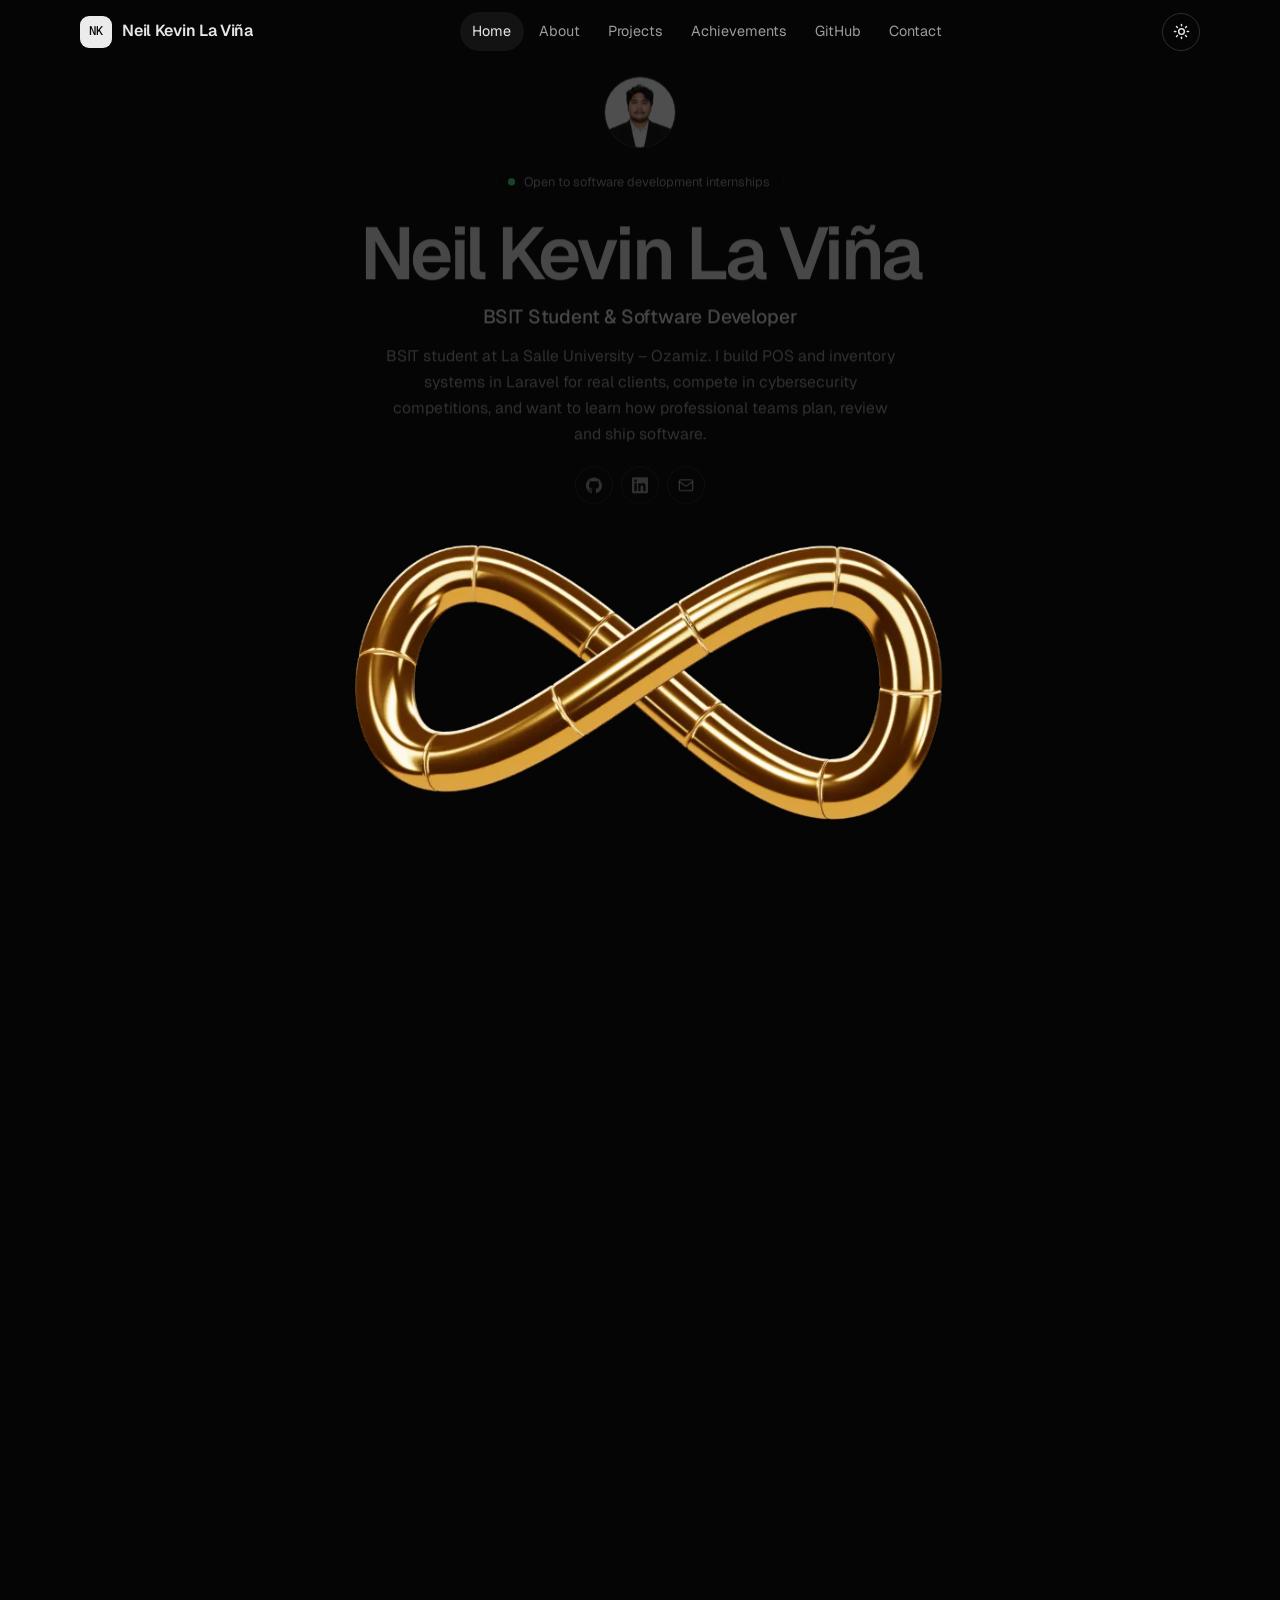
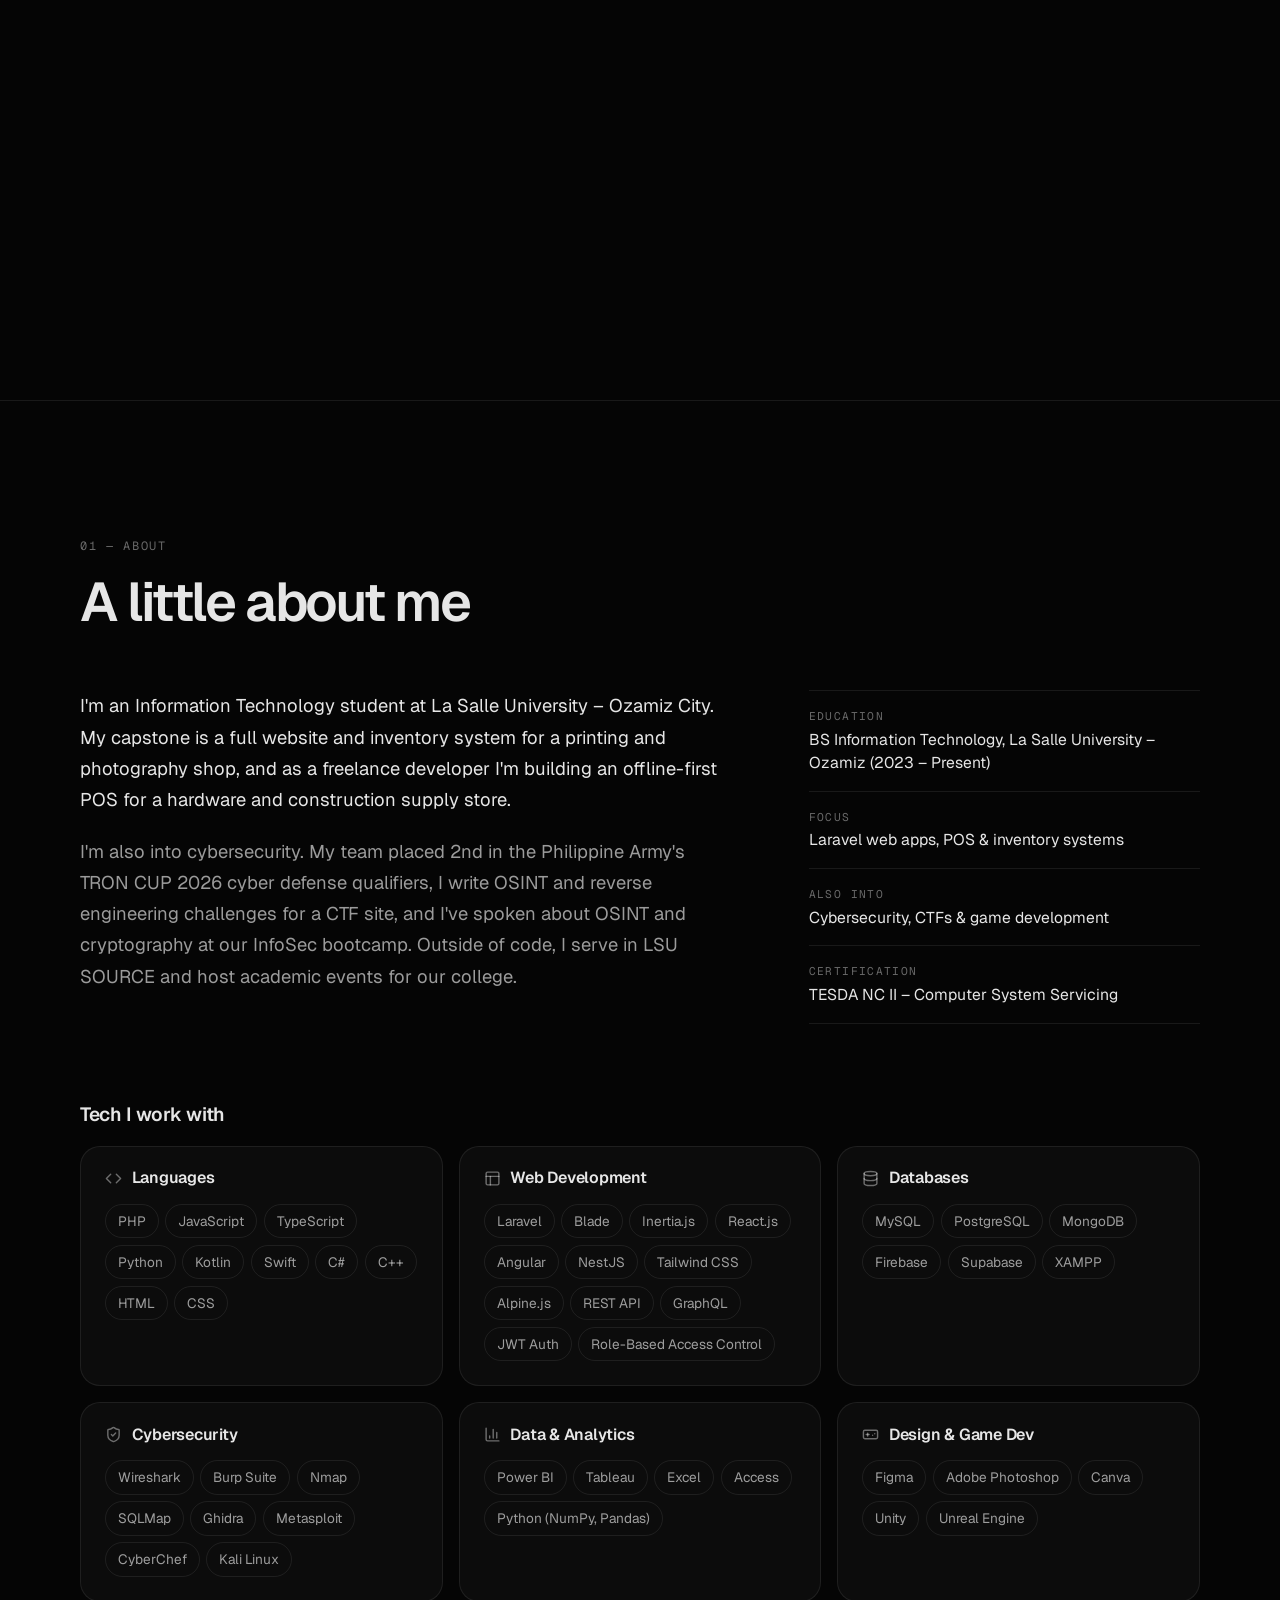
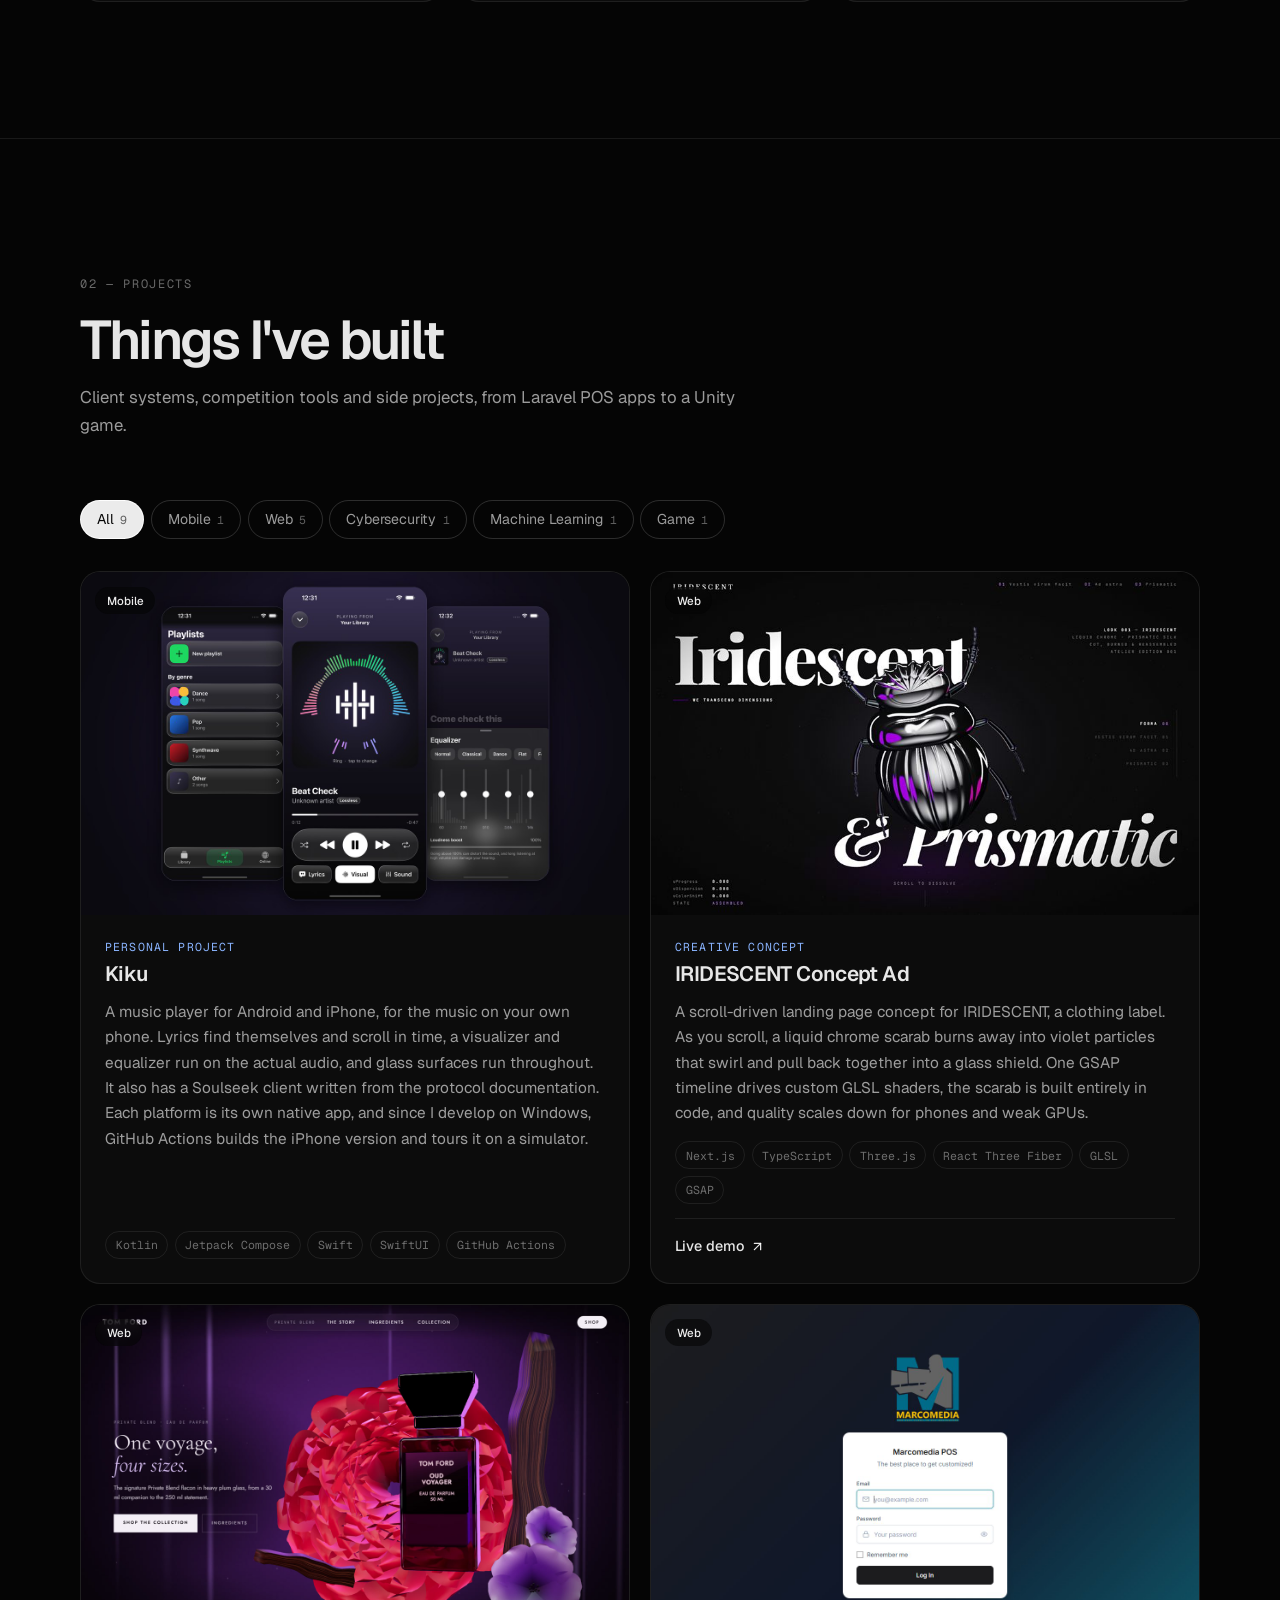
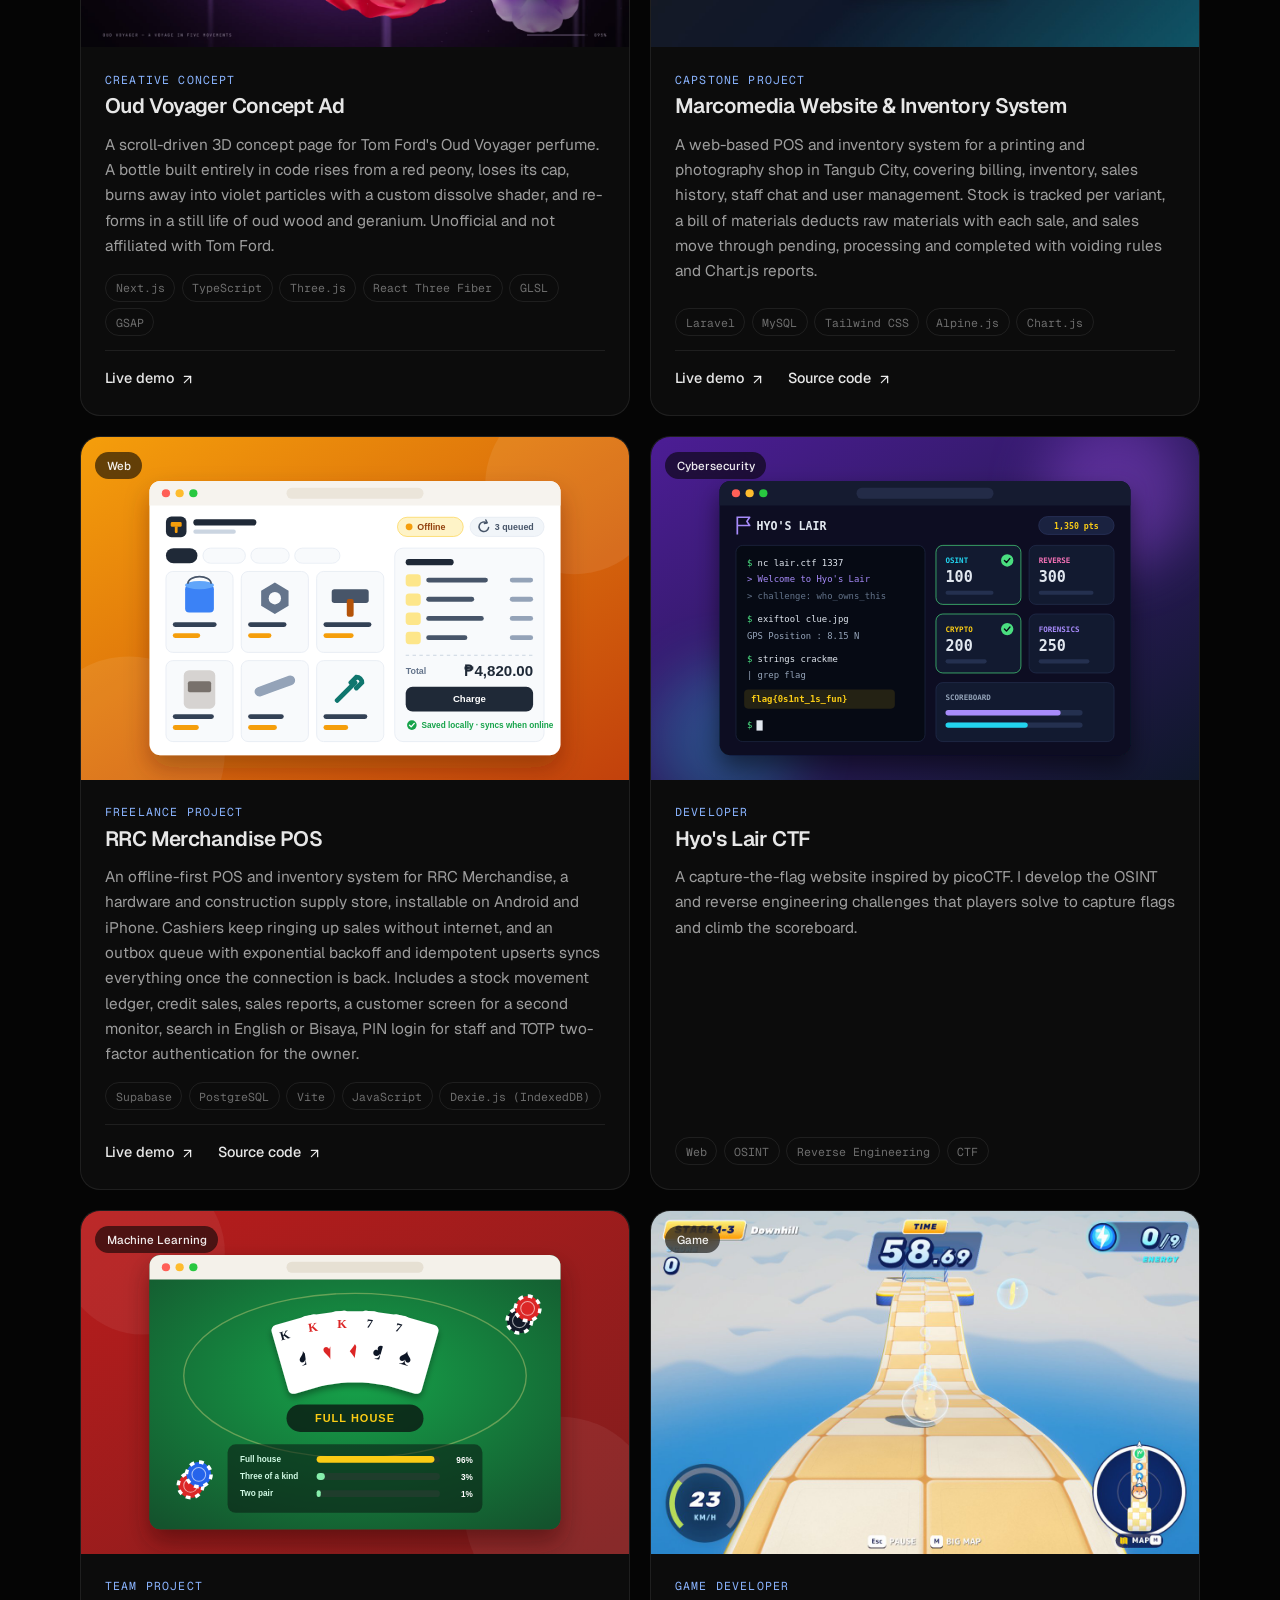
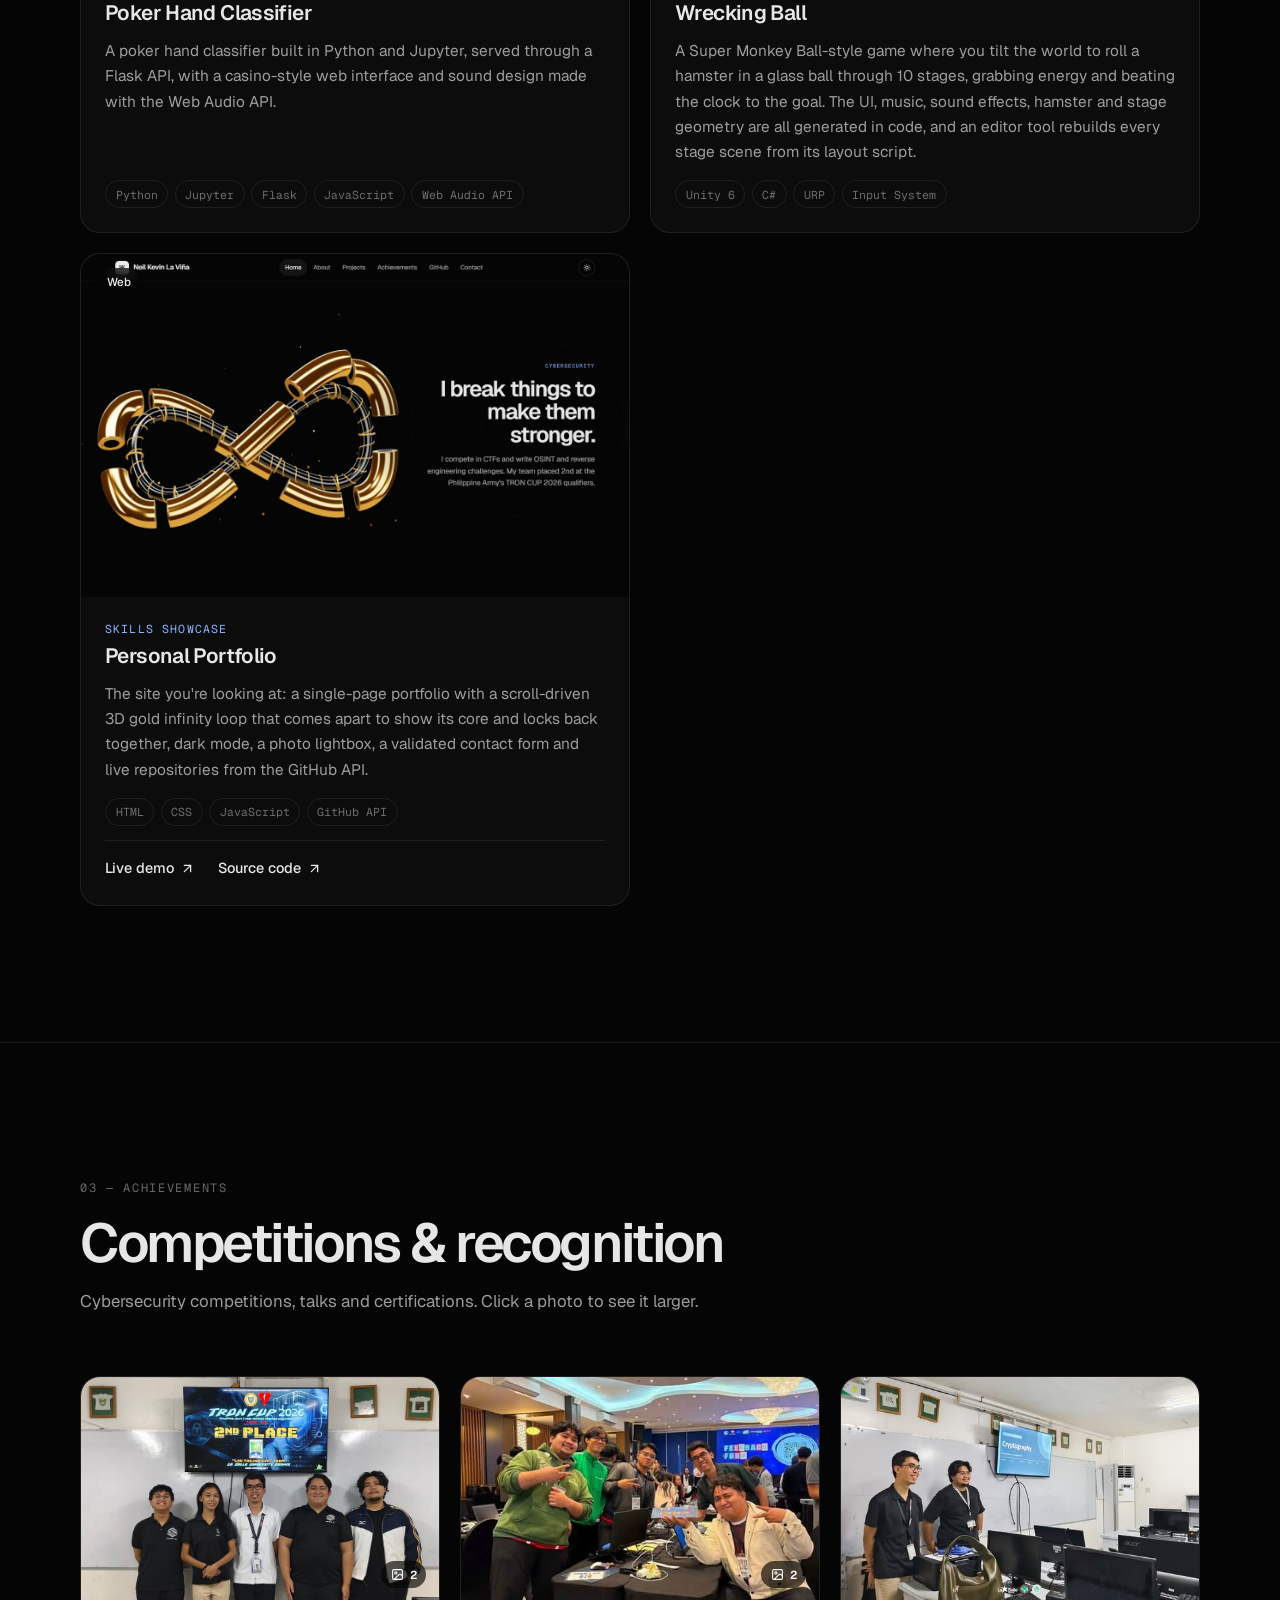
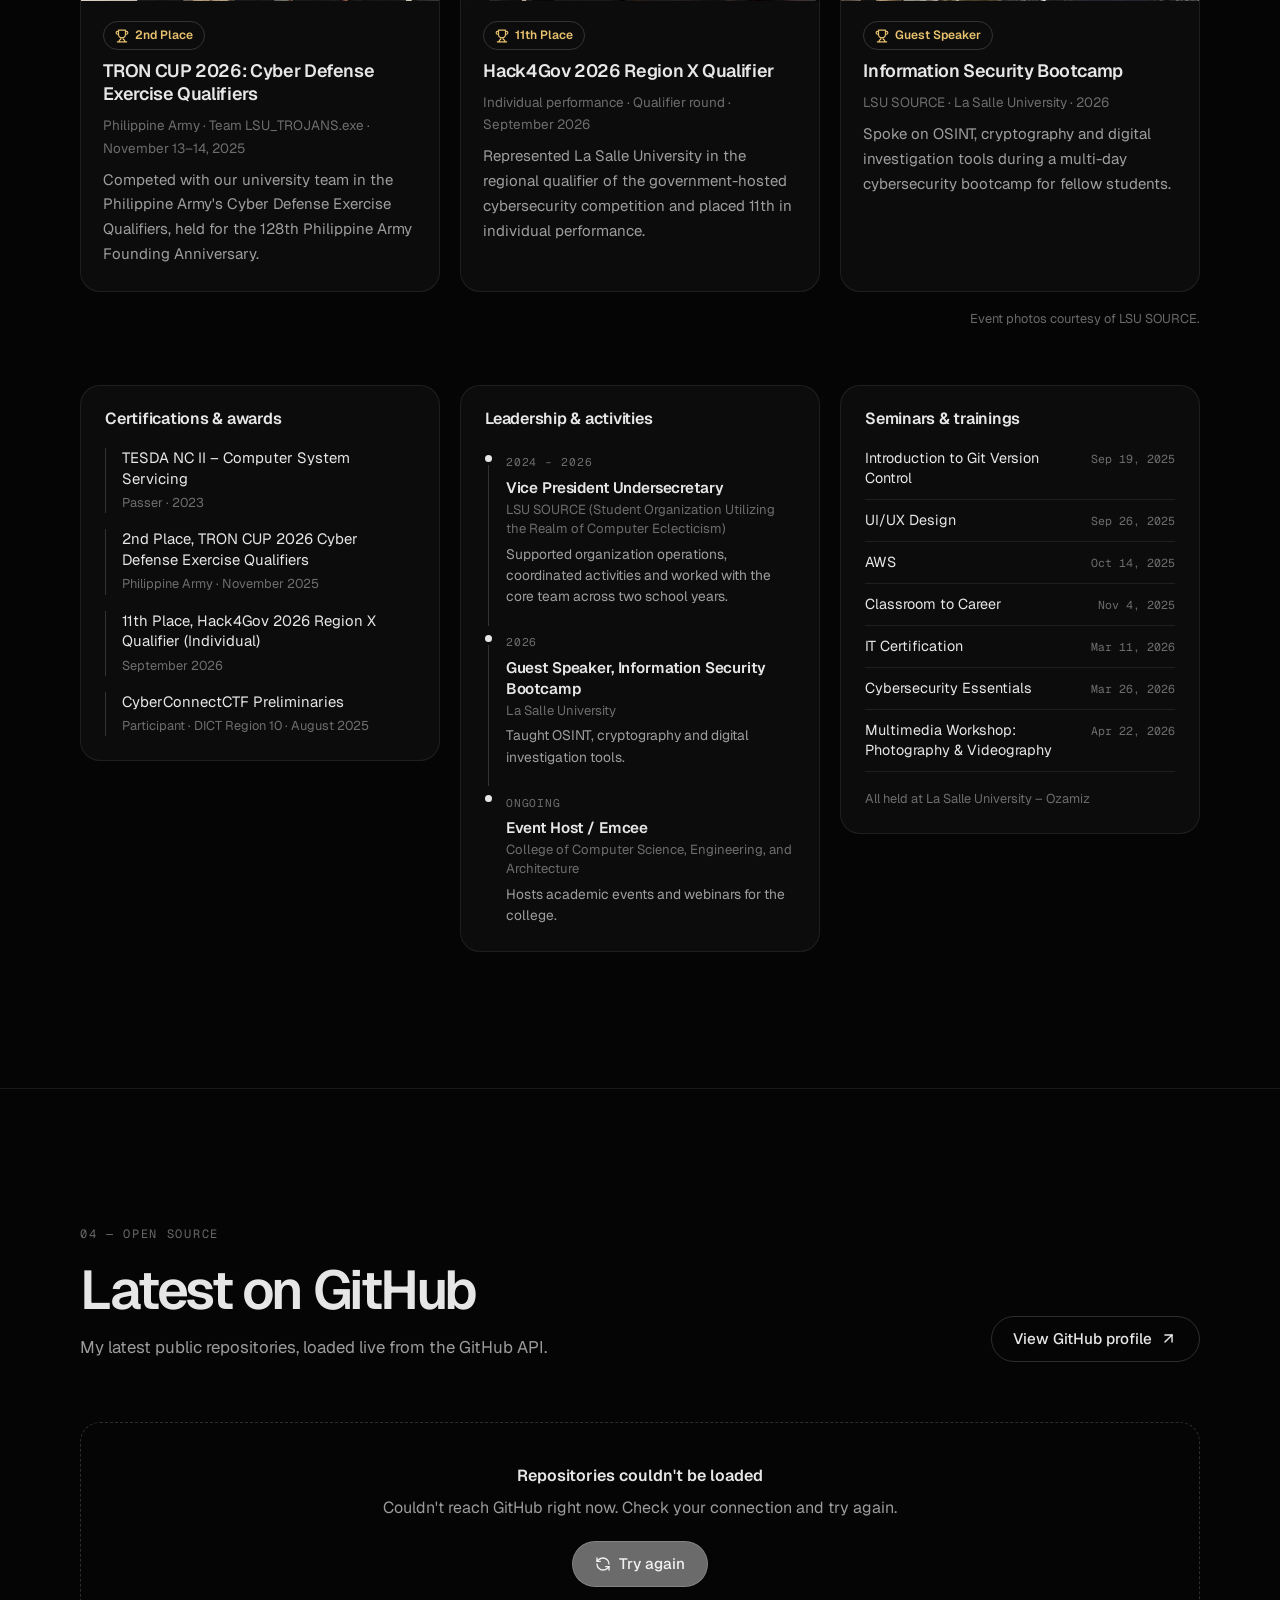
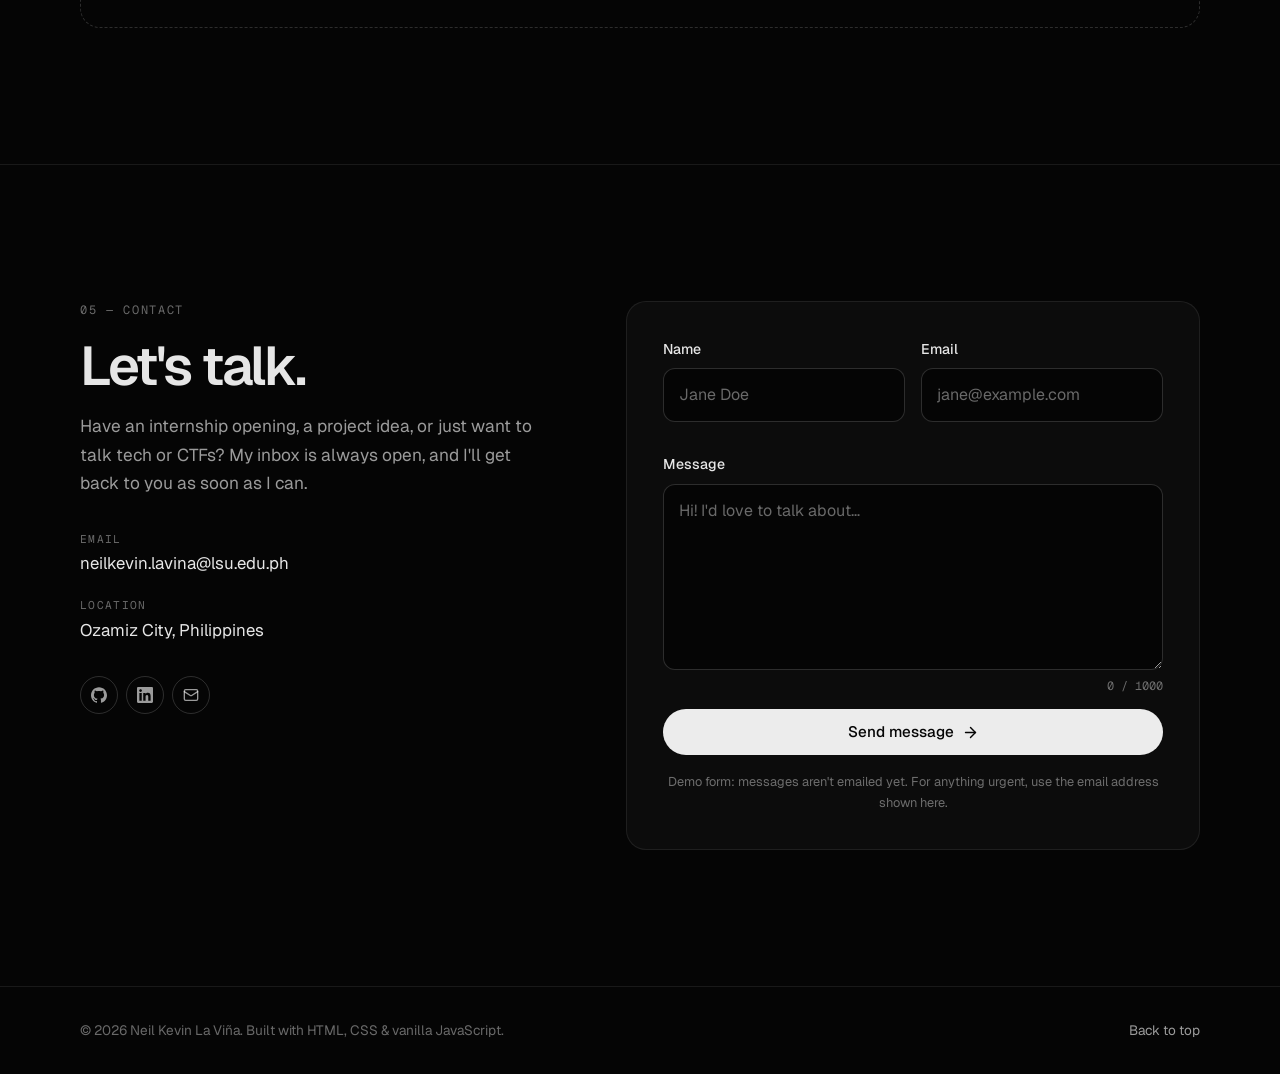
<file: index.html>
<!DOCTYPE html>
<html lang="en" data-theme="dark">
<head>
  <meta charset="UTF-8">
  <meta name="viewport" content="width=device-width, initial-scale=1.0">
  <title>Neil Kevin La Viña | BSIT Student &amp; Software Developer</title>
  <meta name="description" content="Portfolio of Neil Kevin La Viña, a BSIT student at La Salle University – Ozamiz who builds POS and inventory systems in Laravel and competes in cybersecurity competitions.">
  <meta name="author" content="Neil Kevin La Viña">
  <meta name="theme-color" content="#050505">
  <meta property="og:type" content="website">
  <meta property="og:title" content="Neil Kevin La Viña | BSIT Student &amp; Software Developer">
  <meta property="og:description" content="Portfolio of Neil Kevin La Viña, a BSIT student at La Salle University – Ozamiz who builds POS and inventory systems in Laravel and competes in cybersecurity competitions.">
  <link rel="icon" href="assets/favicon.svg" type="image/svg+xml">
  <link rel="preconnect" href="https://fonts.googleapis.com">
  <link rel="preconnect" href="https://fonts.gstatic.com" crossorigin>
  <link rel="stylesheet" href="https://fonts.googleapis.com/css2?family=Geist:wght@300..700&family=Geist+Mono:wght@400;500&display=swap">
  <link rel="stylesheet" href="css/style.css">
  <script>
    (function () {
      var root = document.documentElement;
      var theme = 'dark';
      try { if (localStorage.getItem('theme') === 'light') theme = 'light'; } catch (e) {}
      root.setAttribute('data-theme', theme);
      root.classList.add('js', 'is-loading');
      setTimeout(function () { root.classList.remove('is-loading'); }, 20000);
    })();
  </script>
  <script src="js/config.js" defer></script>
  <script src="js/main.js" defer></script>
</head>
<body>
  <a class="skip-link" href="#main">Skip to content</a>

  <div class="loader" id="loader" role="status" aria-live="polite">
    <span class="loader-spinner" aria-hidden="true"></span>
    <span class="loader-text">Loading <span id="loader-percent">0</span>%</span>
  </div>

  <header class="site-header">
    <div class="container header-inner">
      <a href="#home" class="logo" aria-label="Back to top">
        <span class="logo-mark" data-bind="initials" aria-hidden="true">NK</span>
        <span class="logo-text" data-bind="name">Neil Kevin La Viña</span>
      </a>

      <nav class="nav" id="site-nav" aria-label="Primary">
        <ul class="nav-list">
          <li><a class="nav-link" href="#home">Home</a></li>
          <li><a class="nav-link" href="#about">About</a></li>
          <li><a class="nav-link" href="#projects">Projects</a></li>
          <li><a class="nav-link" href="#achievements">Achievements</a></li>
          <li><a class="nav-link" href="#github">GitHub</a></li>
          <li><a class="nav-link" href="#contact">Contact</a></li>
        </ul>
      </nav>

      <div class="header-actions">
        <button class="icon-btn theme-toggle" type="button" aria-label="Switch to light mode">
          <svg class="icon-moon" viewBox="0 0 24 24" fill="none" stroke="currentColor" stroke-width="2" stroke-linecap="round" stroke-linejoin="round" aria-hidden="true"><path d="M12 3a6 6 0 0 0 9 9 9 9 0 1 1-9-9Z"/></svg>
          <svg class="icon-sun" viewBox="0 0 24 24" fill="none" stroke="currentColor" stroke-width="2" stroke-linecap="round" stroke-linejoin="round" aria-hidden="true"><circle cx="12" cy="12" r="4"/><path d="M12 2v2"/><path d="M12 20v2"/><path d="m4.93 4.93 1.41 1.41"/><path d="m17.66 17.66 1.41 1.41"/><path d="M2 12h2"/><path d="M20 12h2"/><path d="m6.34 17.66-1.41 1.41"/><path d="m19.07 4.93-1.41 1.41"/></svg>
        </button>
        <button class="icon-btn menu-toggle" type="button" aria-label="Open menu" aria-expanded="false" aria-controls="site-nav">
          <span class="menu-bar"></span>
          <span class="menu-bar"></span>
        </button>
      </div>
    </div>
  </header>

  <main id="main">
    <section id="home" class="story" aria-labelledby="hero-title">
      <div class="story-sticky">
        <canvas class="story-canvas" id="story-canvas" aria-hidden="true"></canvas>

        <div class="story-panel story-hero" data-panel="hero">
          <img class="hero-avatar" data-avatar src="assets/images/profile.jpg" alt="Portrait of Neil Kevin La Viña" width="88" height="88" fetchpriority="high">
          <p class="hero-badge" data-availability>
            <span class="pulse-dot" aria-hidden="true"></span>
            <span data-bind="availability">Open to software development internships</span>
          </p>
          <h1 id="hero-title" class="hero-title" data-bind="name">Neil Kevin La Viña</h1>
          <p class="hero-role" data-bind="role">BSIT Student &amp; Software Developer</p>
          <p class="hero-bio" data-bind="bio">BSIT student at La Salle University – Ozamiz. I build POS and inventory systems in Laravel for real clients and compete in cybersecurity competitions.</p>
          <ul class="social-list" data-socials aria-label="Social links"></ul>
        </div>

        <div class="story-panel story-side story-left" data-panel="left">
          <div class="story-copy">
            <p class="story-eyebrow" data-story="left.eyebrow"></p>
            <h2 class="story-title" data-story="left.title"></h2>
            <p class="story-text" data-story="left.text"></p>
          </div>
        </div>

        <div class="story-panel story-side story-right" data-panel="right">
          <div class="story-copy">
            <p class="story-eyebrow" data-story="right.eyebrow"></p>
            <h2 class="story-title" data-story="right.title"></h2>
            <p class="story-text" data-story="right.text"></p>
          </div>
        </div>

        <div class="story-panel story-cta" data-panel="cta">
          <h2 class="story-title" data-story="cta.title"></h2>
          <p class="story-text" data-story="cta.text"></p>
          <div class="story-actions">
            <a href="#projects" class="btn btn-primary">See my work</a>
            <a href="#contact" class="btn btn-ghost">Get in touch</a>
          </div>
        </div>

        <a href="#about" class="story-panel scroll-cue" data-panel="cue" aria-label="Skip the animation and go to the About section">
          <span>Scroll</span>
          <i aria-hidden="true"></i>
        </a>
      </div>
    </section>

    <section id="about" class="section" aria-labelledby="about-title">
      <div class="container">
        <header class="section-header" data-reveal>
          <p class="eyebrow">01 &mdash; About</p>
          <h2 id="about-title" class="section-title">A little about me</h2>
        </header>

        <div class="about-grid">
          <div class="about-text" id="about-paragraphs" data-reveal></div>
          <dl class="facts" id="facts" data-reveal style="--delay: 120ms"></dl>
        </div>

        <h3 class="subheading" data-reveal>Tech I work with</h3>
        <div class="skills" id="skills"></div>
      </div>
    </section>

    <section id="projects" class="section" aria-labelledby="projects-title">
      <div class="container">
        <header class="section-header" data-reveal>
          <p class="eyebrow">02 &mdash; Projects</p>
          <h2 id="projects-title" class="section-title">Things I've built</h2>
          <p class="section-subtitle">Client systems, competition tools and side projects, from Laravel POS apps to a Unity game.</p>
        </header>

        <div class="filter-bar" id="project-filters" role="group" aria-label="Filter projects by category" hidden></div>
        <div class="project-grid" id="project-grid">
          <noscript><p class="repo-message">Please enable JavaScript to see my projects.</p></noscript>
        </div>
      </div>
    </section>

    <section id="achievements" class="section" aria-labelledby="achievements-title">
      <div class="container">
        <header class="section-header" data-reveal>
          <p class="eyebrow">03 &mdash; Achievements</p>
          <h2 id="achievements-title" class="section-title">Competitions &amp; recognition</h2>
          <p class="section-subtitle">Cybersecurity competitions, talks and certifications. Click a photo to see it larger.</p>
        </header>

        <div class="achievement-grid" id="achievement-grid"></div>
        <p class="photo-credit" id="photo-credit" data-reveal hidden></p>

        <div class="credentials">
          <article class="credential-card" data-reveal>
            <h3 class="credential-title">Certifications &amp; awards</h3>
            <ul class="credential-list" id="certifications"></ul>
          </article>
          <article class="credential-card" data-reveal style="--delay: 100ms">
            <h3 class="credential-title">Leadership &amp; activities</h3>
            <ol class="timeline" id="leadership"></ol>
          </article>
          <article class="credential-card" data-reveal style="--delay: 200ms">
            <h3 class="credential-title">Seminars &amp; trainings</h3>
            <ul class="training-list" id="trainings"></ul>
            <p class="credential-note" id="trainings-host" hidden></p>
          </article>
        </div>
      </div>
    </section>

    <section id="github" class="section" aria-labelledby="github-title">
      <div class="container">
        <div class="section-header-row">
          <header class="section-header" data-reveal>
            <p class="eyebrow">04 &mdash; Open source</p>
            <h2 id="github-title" class="section-title">Latest on GitHub</h2>
            <p class="section-subtitle" id="repo-status">Loaded live from the GitHub API.</p>
          </header>
          <a class="btn btn-ghost" id="github-profile-link" href="#" target="_blank" rel="noopener noreferrer" data-reveal hidden>
            View GitHub profile
            <svg viewBox="0 0 24 24" fill="none" stroke="currentColor" stroke-width="2" stroke-linecap="round" stroke-linejoin="round" aria-hidden="true"><path d="M7 17 17 7"/><path d="M7 7h10v10"/></svg>
          </a>
        </div>

        <div class="repo-grid" id="repo-grid" aria-live="polite" aria-busy="false"></div>
      </div>
    </section>

    <section id="contact" class="section" aria-labelledby="contact-title">
      <div class="container contact-grid">
        <div class="contact-info" data-reveal>
          <p class="eyebrow">05 &mdash; Contact</p>
          <h2 id="contact-title" class="section-title">Let's talk.</h2>
          <p class="contact-blurb" data-bind="contactBlurb">Have an internship opening, a project idea, or just want to talk tech or CTFs? My inbox is always open.</p>

          <ul class="contact-list">
            <li class="contact-item">
              <small>Email</small>
              <a href="mailto:neilkevin.lavina@lsu.edu.ph" data-email-link data-bind="email">neilkevin.lavina@lsu.edu.ph</a>
            </li>
            <li class="contact-item">
              <small>Location</small>
              <span data-bind="location">Ozamiz City, Philippines</span>
            </li>
          </ul>

          <ul class="social-list" data-socials aria-label="Social links"></ul>
        </div>

        <form class="contact-form" id="contact-form" novalidate data-reveal style="--delay: 120ms">
          <div class="form-row">
            <div class="form-field">
              <label for="name">Name</label>
              <input id="name" name="name" type="text" autocomplete="name" placeholder="Jane Doe" required aria-describedby="name-error">
              <p class="field-error" id="name-error"></p>
            </div>
            <div class="form-field">
              <label for="email">Email</label>
              <input id="email" name="email" type="email" autocomplete="email" inputmode="email" placeholder="jane@example.com" required aria-describedby="email-error">
              <p class="field-error" id="email-error"></p>
            </div>
          </div>

          <div class="form-field">
            <label for="message">Message</label>
            <textarea id="message" name="message" rows="6" maxlength="1000" placeholder="Hi! I'd love to talk about…" required aria-describedby="message-error message-count"></textarea>
            <div class="field-meta">
              <p class="field-error" id="message-error"></p>
              <span class="char-count" id="message-count">0 / 1000</span>
            </div>
          </div>

          <button type="submit" class="btn btn-primary btn-block">
            <span class="btn-label">Send message</span>
            <svg class="btn-icon" viewBox="0 0 24 24" fill="none" stroke="currentColor" stroke-width="2" stroke-linecap="round" stroke-linejoin="round" aria-hidden="true"><path d="M5 12h14"/><path d="m12 5 7 7-7 7"/></svg>
            <span class="spinner" aria-hidden="true"></span>
          </button>
          <p class="form-note">Demo form: messages aren't emailed yet. For anything urgent, use the email address shown here.</p>
        </form>
      </div>
    </section>
  </main>

  <footer class="site-footer">
    <div class="container footer-inner">
      <p>&copy; <span data-year>2026</span> <span data-bind="name">Neil Kevin La Viña</span>. Built with HTML, CSS &amp; vanilla JavaScript.</p>
      <a href="#home" class="footer-top">Back to top</a>
    </div>
  </footer>

  <button class="back-to-top" type="button" aria-label="Back to top">
    <svg viewBox="0 0 24 24" fill="none" stroke="currentColor" stroke-width="2" stroke-linecap="round" stroke-linejoin="round" aria-hidden="true"><path d="m5 12 7-7 7 7"/><path d="M12 19V5"/></svg>
  </button>

  <dialog class="lightbox" id="lightbox" aria-labelledby="lightbox-caption">
    <figure class="lightbox-figure">
      <img class="lightbox-img" id="lightbox-img" alt="">
      <figcaption class="lightbox-caption">
        <span id="lightbox-caption"></span>
        <span class="lightbox-counter" id="lightbox-counter"></span>
      </figcaption>
    </figure>
    <button class="lightbox-btn lightbox-close" type="button" aria-label="Close photo viewer">
      <svg viewBox="0 0 24 24" fill="none" stroke="currentColor" stroke-width="2" stroke-linecap="round" stroke-linejoin="round" aria-hidden="true"><path d="M18 6 6 18"/><path d="m6 6 12 12"/></svg>
    </button>
    <button class="lightbox-btn lightbox-prev" type="button" aria-label="Previous photo">
      <svg viewBox="0 0 24 24" fill="none" stroke="currentColor" stroke-width="2" stroke-linecap="round" stroke-linejoin="round" aria-hidden="true"><path d="m15 18-6-6 6-6"/></svg>
    </button>
    <button class="lightbox-btn lightbox-next" type="button" aria-label="Next photo">
      <svg viewBox="0 0 24 24" fill="none" stroke="currentColor" stroke-width="2" stroke-linecap="round" stroke-linejoin="round" aria-hidden="true"><path d="m9 18 6-6-6-6"/></svg>
    </button>
  </dialog>

  <div class="toast" id="toast" aria-hidden="true">
    <svg class="toast-icon" viewBox="0 0 24 24" fill="none" stroke="currentColor" stroke-width="2" stroke-linecap="round" stroke-linejoin="round" aria-hidden="true"><path d="M22 11.08V12a10 10 0 1 1-5.93-9.14"/><path d="m9 11 3 3L22 4"/></svg>
    <div class="toast-body">
      <p class="toast-title" id="toast-title">Message sent!</p>
      <p class="toast-message" id="toast-message"></p>
    </div>
    <button class="toast-close" type="button" aria-label="Dismiss notification">
      <svg viewBox="0 0 24 24" fill="none" stroke="currentColor" stroke-width="2" stroke-linecap="round" stroke-linejoin="round" aria-hidden="true"><path d="M18 6 6 18"/><path d="m6 6 12 12"/></svg>
    </button>
  </div>

  <div class="visually-hidden" id="live-region" role="status" aria-live="polite"></div>
</body>
</html>
</file>
<file: css/style.css>
:root {
  --font-sans: "Geist", system-ui, -apple-system, "Segoe UI", Roboto, sans-serif;
  --font-mono: "Geist Mono", ui-monospace, SFMono-Regular, Consolas, monospace;

  --bg: #050505;
  --bg-soft: #0b0b0c;
  --surface: rgba(255, 255, 255, 0.03);
  --surface-hover: rgba(255, 255, 255, 0.06);
  --border: rgba(255, 255, 255, 0.08);
  --border-strong: rgba(255, 255, 255, 0.16);
  --heading: rgba(255, 255, 255, 0.9);
  --text: rgba(255, 255, 255, 0.6);
  --text-subtle: rgba(255, 255, 255, 0.4);
  --primary: rgba(255, 255, 255, 0.92);
  --on-primary: #050505;
  --accent: #8ab4ff;
  --success: #4ade80;
  --danger: #ff7b7b;
  --danger-soft: rgba(255, 123, 123, 0.16);
  --gold: #e8c26e;
  --header-bg: rgba(5, 5, 5, 0.72);
  --scrim: rgba(5, 5, 5, 0.8);
  --shadow: 0 30px 60px -30px rgba(0, 0, 0, 0.9);

  --radius: 14px;
  --radius-lg: 20px;
  --radius-full: 999px;
  --container: 1120px;
  --header-h: 64px;
  --ease: cubic-bezier(0.22, 1, 0.36, 1);

  color-scheme: dark;
}

[data-theme="light"] {
  --bg: #fafafa;
  --bg-soft: #f1f1f2;
  --surface: rgba(0, 0, 0, 0.025);
  --surface-hover: rgba(0, 0, 0, 0.05);
  --border: rgba(0, 0, 0, 0.08);
  --border-strong: rgba(0, 0, 0, 0.16);
  --heading: rgba(0, 0, 0, 0.88);
  --text: rgba(0, 0, 0, 0.6);
  --text-subtle: rgba(0, 0, 0, 0.45);
  --primary: rgba(0, 0, 0, 0.88);
  --on-primary: #fafafa;
  --accent: #2f5bd3;
  --success: #15803d;
  --danger: #c53030;
  --danger-soft: rgba(197, 48, 48, 0.12);
  --gold: #946210;
  --header-bg: rgba(250, 250, 250, 0.75);
  --scrim: rgba(250, 250, 250, 0.85);
  --shadow: 0 30px 60px -30px rgba(0, 0, 0, 0.25);

  color-scheme: light;
}

*,
*::before,
*::after {
  box-sizing: border-box;
}

html {
  -webkit-text-size-adjust: 100%;
  text-size-adjust: 100%;
}

body {
  margin: 0;
  background: var(--bg);
  color: var(--text);
  font-family: var(--font-sans);
  font-size: 1rem;
  line-height: 1.65;
  -webkit-font-smoothing: antialiased;
  -moz-osx-font-smoothing: grayscale;
}

h1,
h2,
h3,
h4 {
  margin: 0;
  color: var(--heading);
  font-weight: 600;
  line-height: 1.15;
  letter-spacing: -0.03em;
}

p {
  margin: 0;
}

img,
svg {
  display: block;
  max-width: 100%;
}

a {
  color: inherit;
}

button {
  font: inherit;
}

[hidden] {
  display: none !important;
}

:focus-visible {
  outline: 2px solid var(--accent);
  outline-offset: 3px;
}

::selection {
  background: var(--heading);
  color: var(--bg);
}

.js.is-loading,
.js.is-loading body {
  overflow: hidden;
}

.theme-transition,
.theme-transition *,
.theme-transition *::before,
.theme-transition *::after {
  transition: background-color 0.4s ease, border-color 0.4s ease, color 0.4s ease !important;
}

.container {
  width: min(100% - 2.5rem, var(--container));
  margin-inline: auto;
}

.visually-hidden {
  position: absolute !important;
  width: 1px;
  height: 1px;
  padding: 0;
  margin: -1px;
  overflow: hidden;
  clip: rect(0, 0, 0, 0);
  white-space: nowrap;
  border: 0;
}

.skip-link {
  position: fixed;
  top: 0.75rem;
  left: 0.75rem;
  z-index: 400;
  padding: 0.65rem 1rem;
  border-radius: var(--radius-full);
  background: var(--primary);
  color: var(--on-primary);
  font-weight: 500;
  text-decoration: none;
  transform: translateY(-200%);
  transition: transform 0.2s var(--ease);
}

.skip-link:focus {
  transform: none;
}

.loader {
  position: fixed;
  inset: 0;
  z-index: 300;
  display: none;
  flex-direction: column;
  align-items: center;
  justify-content: center;
  gap: 1.1rem;
  background: var(--bg);
  opacity: 0;
  visibility: hidden;
  pointer-events: none;
  transition: opacity 0.7s var(--ease), visibility 0.7s;
}

.js .loader {
  display: flex;
}

.js.is-loading .loader {
  opacity: 1;
  visibility: visible;
  pointer-events: auto;
}

.loader-spinner {
  width: 30px;
  height: 30px;
  border: 2px solid var(--border-strong);
  border-top-color: var(--heading);
  border-radius: 50%;
  animation: spin 0.8s linear infinite;
}

.loader-text {
  color: var(--text-subtle);
  font-family: var(--font-mono);
  font-size: 0.75rem;
  letter-spacing: 0.12em;
  text-transform: uppercase;
}

.btn {
  display: inline-flex;
  align-items: center;
  justify-content: center;
  gap: 0.5rem;
  padding: 0.8rem 1.35rem;
  border: 1px solid transparent;
  border-radius: var(--radius-full);
  font-size: 0.95rem;
  font-weight: 500;
  line-height: 1.2;
  text-decoration: none;
  white-space: nowrap;
  cursor: pointer;
  transition: transform 0.25s var(--ease), opacity 0.2s ease, background-color 0.2s ease, border-color 0.2s ease, color 0.2s ease;
}

.btn svg {
  width: 17px;
  height: 17px;
  flex-shrink: 0;
  transition: transform 0.25s var(--ease);
}

.btn:active {
  transform: scale(0.98);
}

.btn-primary {
  background: var(--primary);
  color: var(--on-primary);
}

.btn-primary:hover {
  opacity: 0.85;
  transform: translateY(-1px);
}

.btn-primary:hover svg {
  transform: translateX(3px);
}

.btn-ghost {
  border-color: var(--border-strong);
  color: var(--heading);
}

.btn-ghost:hover {
  background: var(--surface-hover);
  transform: translateY(-1px);
}

.btn-block {
  width: 100%;
}

.tag-list {
  display: flex;
  flex-wrap: wrap;
  gap: 0.4rem;
  margin: 0;
  padding: 0;
  list-style: none;
}

.tag {
  padding: 0.22rem 0.6rem;
  border: 1px solid var(--border);
  border-radius: var(--radius-full);
  color: var(--text-subtle);
  font-family: var(--font-mono);
  font-size: 0.72rem;
}

.site-header {
  position: fixed;
  inset: 0 0 auto;
  z-index: 100;
  height: var(--header-h);
  border-bottom: 1px solid transparent;
  transition: background-color 0.3s ease, border-color 0.3s ease;
}

.site-header.is-scrolled,
.site-header.menu-open {
  background: var(--header-bg);
  border-bottom-color: var(--border);
  -webkit-backdrop-filter: saturate(160%) blur(16px);
  backdrop-filter: saturate(160%) blur(16px);
}

.header-inner {
  display: flex;
  align-items: center;
  justify-content: space-between;
  gap: 1rem;
  height: 100%;
}

.logo {
  display: inline-flex;
  align-items: center;
  gap: 0.65rem;
  min-width: 0;
  color: var(--heading);
  font-weight: 600;
  letter-spacing: -0.02em;
  text-decoration: none;
}

.logo-mark {
  display: grid;
  place-items: center;
  width: 32px;
  height: 32px;
  flex-shrink: 0;
  border-radius: 9px;
  background: var(--primary);
  color: var(--on-primary);
  font-family: var(--font-mono);
  font-size: 0.78rem;
  font-weight: 500;
}

.logo-text {
  overflow: hidden;
  text-overflow: ellipsis;
  white-space: nowrap;
}

.nav-list {
  display: flex;
  align-items: center;
  gap: 0.15rem;
  margin: 0;
  padding: 0;
  list-style: none;
}

.nav-link {
  position: relative;
  display: block;
  padding: 0.45rem 0.8rem;
  border-radius: var(--radius-full);
  color: var(--text);
  font-size: 0.9rem;
  text-decoration: none;
  transition: color 0.2s ease, background-color 0.2s ease;
}

.nav-link:hover,
.nav-link.is-active {
  color: var(--heading);
}

.nav-link.is-active {
  background: var(--surface-hover);
}

.header-actions {
  display: flex;
  align-items: center;
  gap: 0.5rem;
}

.icon-btn {
  display: inline-grid;
  place-items: center;
  width: 38px;
  height: 38px;
  padding: 0;
  border: 1px solid var(--border-strong);
  border-radius: 50%;
  background: transparent;
  color: var(--heading);
  cursor: pointer;
  transition: background-color 0.2s ease;
}

.icon-btn:hover {
  background: var(--surface-hover);
}

.icon-btn svg {
  width: 17px;
  height: 17px;
}

.theme-toggle .icon-moon,
[data-theme="light"] .theme-toggle .icon-sun {
  display: none;
}

[data-theme="light"] .theme-toggle .icon-moon {
  display: block;
}

.theme-toggle svg {
  animation: icon-in 0.45s var(--ease);
}

.menu-toggle {
  display: none;
  align-content: center;
  gap: 5px;
}

.menu-bar {
  display: block;
  width: 16px;
  height: 1.5px;
  border-radius: 2px;
  background: currentColor;
  transition: transform 0.3s var(--ease);
}

.menu-open .menu-bar:nth-child(1) {
  transform: translateY(3.25px) rotate(45deg);
}

.menu-open .menu-bar:nth-child(2) {
  transform: translateY(-3.25px) rotate(-45deg);
}

.story {
  position: relative;
  height: 400vh;
}

.story-sticky {
  position: sticky;
  top: 0;
  height: 100vh;
  height: 100svh;
  overflow: hidden;
}

.story-canvas {
  position: absolute;
  inset: 0;
  display: block;
  width: 100%;
  height: 100%;
}

.story-panel {
  position: absolute;
  z-index: 2;
  opacity: 0;
  pointer-events: none;
  will-change: opacity, transform;
}

.no-story .story-panel,
:root:not(.js) .story-panel,
.story-panel.is-active {
  pointer-events: auto;
}

.story-hero,
.story-cta {
  top: calc(var(--header-h) + 3.5vh);
  left: 0;
  right: 0;
  width: min(100% - 2.5rem, 660px);
  margin-inline: auto;
  text-align: center;
}

.story-hero {
  opacity: 1;
}

.hero-avatar {
  width: 72px;
  height: 72px;
  margin: 0 auto 1.1rem;
  border: 1px solid var(--border-strong);
  border-radius: 50%;
  object-fit: cover;
  background: var(--surface);
}

.hero-badge {
  display: inline-flex;
  align-items: center;
  gap: 0.55rem;
  margin-bottom: 1.1rem;
  padding: 0.3rem 0.85rem 0.3rem 0.7rem;
  border: 1px solid var(--border);
  border-radius: var(--radius-full);
  color: var(--text);
  font-size: 0.8rem;
}

.pulse-dot {
  position: relative;
  width: 7px;
  height: 7px;
  flex-shrink: 0;
  border-radius: 50%;
  background: var(--success);
}

.pulse-dot::after {
  content: "";
  position: absolute;
  inset: 0;
  border-radius: 50%;
  background: inherit;
  animation: pulse 2s ease-out infinite;
}

.hero-title {
  font-size: clamp(2.4rem, 6.4vw, 4.6rem);
  line-height: 1.02;
  letter-spacing: -0.05em;
}

.hero-role {
  margin-top: 0.6rem;
  color: var(--heading);
  font-size: clamp(1rem, 1.8vw, 1.2rem);
  font-weight: 500;
  letter-spacing: -0.01em;
}

.hero-bio {
  max-width: 52ch;
  margin: 0.7rem auto 0;
  color: var(--text);
  font-size: 0.98rem;
}

.story-hero .social-list {
  justify-content: center;
  margin-top: 1.2rem;
}

.social-list {
  display: flex;
  flex-wrap: wrap;
  gap: 0.5rem;
  margin: 0;
  padding: 0;
  list-style: none;
}

.social-link {
  display: grid;
  place-items: center;
  width: 38px;
  height: 38px;
  border: 1px solid var(--border-strong);
  border-radius: 50%;
  color: var(--text);
  transition: color 0.2s ease, background-color 0.2s ease, transform 0.25s var(--ease);
}

.social-link:hover {
  background: var(--surface-hover);
  color: var(--heading);
  transform: translateY(-2px);
}

.social-link svg {
  width: 16px;
  height: 16px;
}

.story-side {
  top: 0;
  bottom: 0;
  display: flex;
  align-items: center;
  width: min(38vw, 440px);
}

.story-left {
  left: max(1.25rem, calc((100vw - var(--container)) / 2));
}

.story-right {
  right: max(1.25rem, calc((100vw - var(--container)) / 2));
  text-align: right;
}

.story-copy {
  position: relative;
}

.story-copy::before {
  content: "";
  position: absolute;
  inset: -30% -25%;
  z-index: -1;
  background: radial-gradient(closest-side, var(--scrim), transparent);
}

.story-eyebrow {
  margin-bottom: 1rem;
  color: var(--accent);
  font-family: var(--font-mono);
  font-size: 0.75rem;
  letter-spacing: 0.14em;
  text-transform: uppercase;
}

.story-title {
  font-size: clamp(2rem, 4vw, 3.3rem);
  line-height: 1.05;
  letter-spacing: -0.045em;
}

.story-text {
  margin-top: 1rem;
  color: var(--text);
  font-size: 1.05rem;
}

.story-right .story-text {
  margin-left: auto;
}

.story-cta .story-text {
  max-width: 44ch;
  margin-inline: auto;
}

.story-actions {
  display: flex;
  flex-wrap: wrap;
  justify-content: center;
  gap: 0.75rem;
  margin-top: 1.6rem;
}

.scroll-cue {
  bottom: 1.1rem;
  left: 50%;
  display: flex;
  flex-direction: column;
  align-items: center;
  gap: 0.6rem;
  margin-left: -2.5rem;
  width: 5rem;
  color: var(--text-subtle);
  font-family: var(--font-mono);
  font-size: 0.7rem;
  letter-spacing: 0.14em;
  text-decoration: none;
  text-transform: uppercase;
  opacity: 1;
}

.scroll-cue i {
  position: relative;
  width: 1px;
  height: 28px;
  overflow: hidden;
  background: var(--border);
}

.scroll-cue i::after {
  content: "";
  position: absolute;
  inset: 0;
  background: var(--heading);
  animation: scroll-line 2s var(--ease) infinite;
}

.no-story .story,
:root:not(.js) .story {
  height: auto;
}

.no-story .story-sticky,
:root:not(.js) .story-sticky {
  position: relative;
  height: auto;
  padding: calc(var(--header-h) + 3rem) 0 3rem;
}

.no-story .story-canvas,
.no-story .story-side,
.no-story .story-cta,
.no-story .scroll-cue,
:root:not(.js) .story-canvas,
:root:not(.js) .story-side,
:root:not(.js) .story-cta,
:root:not(.js) .scroll-cue {
  display: none;
}

.no-story .story-hero,
:root:not(.js) .story-hero {
  position: relative;
  top: auto;
  opacity: 1;
}

.section {
  padding-block: clamp(5rem, 11vw, 8.5rem);
  border-top: 1px solid var(--border);
}

section[id] {
  scroll-margin-top: calc(var(--header-h) - 1px);
}

.section-header {
  max-width: 680px;
  margin-bottom: clamp(2.5rem, 5vw, 3.75rem);
}

.section-header-row {
  display: flex;
  flex-wrap: wrap;
  align-items: flex-end;
  justify-content: space-between;
  gap: 1.5rem;
  margin-bottom: clamp(2.5rem, 5vw, 3.75rem);
}

.section-header-row .section-header {
  margin-bottom: 0;
}

.eyebrow {
  margin-bottom: 1rem;
  color: var(--text-subtle);
  font-family: var(--font-mono);
  font-size: 0.75rem;
  letter-spacing: 0.14em;
  text-transform: uppercase;
}

.section-title {
  font-size: clamp(2.1rem, 4.6vw, 3.4rem);
  line-height: 1.06;
  letter-spacing: -0.045em;
}

.section-subtitle {
  margin-top: 1rem;
  color: var(--text);
  font-size: 1.05rem;
}

.about-grid {
  display: grid;
  grid-template-columns: minmax(0, 1.25fr) minmax(0, 0.75fr);
  align-items: start;
  gap: clamp(2.5rem, 6vw, 5rem);
  margin-bottom: clamp(3.5rem, 7vw, 5rem);
}

.about-text p {
  margin-bottom: 1.25rem;
  color: var(--text);
  font-size: 1.15rem;
  line-height: 1.7;
}

.about-text p:first-child {
  color: var(--heading);
}

.about-text p:last-child {
  margin-bottom: 0;
}

.facts {
  margin: 0;
  border-top: 1px solid var(--border);
}

.fact {
  display: grid;
  gap: 0.2rem;
  padding: 1rem 0;
  border-bottom: 1px solid var(--border);
}

.fact dt {
  color: var(--text-subtle);
  font-family: var(--font-mono);
  font-size: 0.7rem;
  letter-spacing: 0.12em;
  text-transform: uppercase;
}

.fact dd {
  margin: 0;
  color: var(--heading);
  font-size: 0.98rem;
  line-height: 1.45;
}

.subheading {
  margin-bottom: 1.25rem;
  font-size: 1.2rem;
  letter-spacing: -0.02em;
}

.skills {
  display: grid;
  grid-template-columns: repeat(auto-fill, minmax(min(100%, 320px), 1fr));
  gap: 1rem;
}

.skill-group {
  padding: 1.4rem 1.5rem 1.5rem;
  border: 1px solid var(--border);
  border-radius: var(--radius-lg);
  background: var(--surface);
  transition: border-color 0.3s ease, background-color 0.3s ease;
}

.skill-group:hover {
  border-color: var(--border-strong);
  background: var(--surface-hover);
}

.skill-group-title {
  display: flex;
  align-items: center;
  gap: 0.6rem;
  margin-bottom: 1rem;
  font-size: 1rem;
  letter-spacing: -0.015em;
}

.skill-icon {
  display: grid;
  place-items: center;
  color: var(--text-subtle);
}

.skill-icon svg {
  width: 17px;
  height: 17px;
}

.skill-list {
  display: flex;
  flex-wrap: wrap;
  gap: 0.4rem;
  margin: 0;
  padding: 0;
  list-style: none;
}

.skill-list li {
  padding: 0.32rem 0.75rem;
  border: 1px solid var(--border);
  border-radius: var(--radius-full);
  color: var(--text);
  font-size: 0.85rem;
  transition: color 0.2s ease, border-color 0.2s ease;
}

.skill-list li:hover {
  border-color: var(--border-strong);
  color: var(--heading);
}

.filter-bar {
  display: flex;
  flex-wrap: wrap;
  gap: 0.4rem;
  margin-bottom: 2rem;
}

.filter-btn {
  padding: 0.45rem 1rem;
  border: 1px solid var(--border-strong);
  border-radius: var(--radius-full);
  background: transparent;
  color: var(--text);
  font-size: 0.88rem;
  cursor: pointer;
  transition: color 0.2s ease, background-color 0.2s ease, border-color 0.2s ease;
}

.filter-btn:hover {
  color: var(--heading);
}

.filter-btn[aria-pressed="true"] {
  border-color: var(--primary);
  background: var(--primary);
  color: var(--on-primary);
}

.filter-count {
  margin-left: 0.4rem;
  font-family: var(--font-mono);
  font-size: 0.72rem;
  opacity: 0.6;
}

.project-grid {
  display: grid;
  grid-template-columns: repeat(2, minmax(0, 1fr));
  gap: 1.25rem;
}

.project-card {
  display: flex;
  flex-direction: column;
  overflow: hidden;
  border: 1px solid var(--border);
  border-radius: var(--radius-lg);
  background: var(--surface);
  transition: transform 0.4s var(--ease), border-color 0.3s ease, background-color 0.3s ease;
}

.project-card:hover {
  border-color: var(--border-strong);
  background: var(--surface-hover);
  transform: translateY(-4px);
}

.project-media {
  position: relative;
  aspect-ratio: 16 / 10;
  overflow: hidden;
  background: var(--bg-soft);
}

.project-media img {
  width: 100%;
  height: 100%;
  object-fit: cover;
  transition: transform 0.7s var(--ease);
}

.project-card:hover .project-media img {
  transform: scale(1.03);
}

.project-category {
  position: absolute;
  top: 0.9rem;
  left: 0.9rem;
  padding: 0.25rem 0.7rem;
  border-radius: var(--radius-full);
  background: rgba(5, 5, 5, 0.6);
  color: rgba(255, 255, 255, 0.92);
  font-size: 0.72rem;
  font-weight: 500;
  -webkit-backdrop-filter: blur(8px);
  backdrop-filter: blur(8px);
}

.project-body {
  display: flex;
  flex: 1;
  flex-direction: column;
  gap: 0.9rem;
  padding: 1.4rem 1.5rem 1.5rem;
}

.project-role {
  margin-bottom: 0.35rem;
  color: var(--accent);
  font-family: var(--font-mono);
  font-size: 0.72rem;
  letter-spacing: 0.1em;
  text-transform: uppercase;
}

.project-title {
  font-size: 1.3rem;
  letter-spacing: -0.03em;
}

.project-desc {
  flex: 1;
  color: var(--text);
  font-size: 0.96rem;
}

.project-links {
  display: flex;
  flex-wrap: wrap;
  gap: 0.6rem 1.4rem;
  padding-top: 1rem;
  border-top: 1px solid var(--border);
}

.text-link {
  display: inline-flex;
  align-items: center;
  gap: 0.4rem;
  color: var(--heading);
  font-size: 0.9rem;
  font-weight: 500;
  text-decoration: none;
  transition: color 0.2s ease;
}

.text-link:hover {
  color: var(--accent);
}

.text-link svg {
  width: 15px;
  height: 15px;
  transition: transform 0.25s var(--ease);
}

.text-link:hover svg {
  transform: translate(2px, -2px);
}

.achievement-grid {
  display: grid;
  grid-template-columns: repeat(auto-fill, minmax(min(100%, 320px), 1fr));
  gap: 1.25rem;
}

.achievement-card {
  display: flex;
  flex-direction: column;
  overflow: hidden;
  border: 1px solid var(--border);
  border-radius: var(--radius-lg);
  background: var(--surface);
  transition: transform 0.4s var(--ease), border-color 0.3s ease;
}

.achievement-card:hover {
  border-color: var(--border-strong);
  transform: translateY(-4px);
}

.achievement-media {
  position: relative;
  display: block;
  width: 100%;
  aspect-ratio: 16 / 10;
  padding: 0;
  overflow: hidden;
  border: 0;
  background: var(--bg-soft);
  cursor: zoom-in;
}

.achievement-media img {
  width: 100%;
  height: 100%;
  object-fit: cover;
  transition: transform 0.7s var(--ease);
}

.achievement-media:hover img,
.achievement-media:focus-visible img {
  transform: scale(1.04);
}

.achievement-media:focus-visible {
  outline-offset: -4px;
}

.photo-count {
  position: absolute;
  right: 0.8rem;
  bottom: 0.8rem;
  display: inline-flex;
  align-items: center;
  gap: 0.35rem;
  padding: 0.25rem 0.6rem;
  border-radius: var(--radius-full);
  background: rgba(5, 5, 5, 0.65);
  color: #fff;
  font-size: 0.72rem;
  font-weight: 600;
}

.photo-count svg {
  width: 13px;
  height: 13px;
}

.zoom-hint {
  position: absolute;
  top: 0.8rem;
  right: 0.8rem;
  display: grid;
  place-items: center;
  width: 34px;
  height: 34px;
  border-radius: 50%;
  background: rgba(5, 5, 5, 0.6);
  color: #fff;
  opacity: 0;
  transform: scale(0.85);
  transition: opacity 0.25s ease, transform 0.25s var(--ease);
}

.zoom-hint svg {
  width: 15px;
  height: 15px;
}

.achievement-media:hover .zoom-hint,
.achievement-media:focus-visible .zoom-hint {
  opacity: 1;
  transform: none;
}

.achievement-body {
  display: flex;
  flex: 1;
  flex-direction: column;
  gap: 0.55rem;
  padding: 1.3rem 1.4rem 1.5rem;
}

.achievement-badge {
  display: inline-flex;
  align-self: flex-start;
  align-items: center;
  gap: 0.4rem;
  padding: 0.22rem 0.65rem;
  border: 1px solid var(--border-strong);
  border-radius: var(--radius-full);
  color: var(--gold);
  font-size: 0.75rem;
  font-weight: 600;
}

.achievement-badge svg {
  width: 14px;
  height: 14px;
}

.achievement-title {
  font-size: 1.12rem;
  line-height: 1.3;
  letter-spacing: -0.02em;
}

.achievement-meta {
  color: var(--text-subtle);
  font-size: 0.84rem;
}

.achievement-desc {
  color: var(--text);
  font-size: 0.94rem;
}

.photo-credit {
  margin-top: 1rem;
  color: var(--text-subtle);
  font-size: 0.8rem;
  text-align: right;
}

.credentials {
  display: grid;
  grid-template-columns: repeat(auto-fit, minmax(min(100%, 300px), 1fr));
  align-items: start;
  gap: 1.25rem;
  margin-top: clamp(2.5rem, 5vw, 3.5rem);
}

.credential-card {
  padding: 1.5rem;
  border: 1px solid var(--border);
  border-radius: var(--radius-lg);
  background: var(--surface);
}

.credential-title {
  margin-bottom: 1.25rem;
  font-size: 1rem;
  letter-spacing: -0.015em;
}

.credential-list {
  display: grid;
  gap: 1rem;
  margin: 0;
  padding: 0;
  list-style: none;
}

.credential-list li {
  display: grid;
  gap: 0.15rem;
  padding-left: 1rem;
  border-left: 1px solid var(--border-strong);
}

.credential-name {
  color: var(--heading);
  font-size: 0.93rem;
  line-height: 1.4;
}

.credential-meta {
  color: var(--text-subtle);
  font-size: 0.8rem;
}

.timeline {
  display: grid;
  gap: 1.3rem;
  margin: 0;
  padding: 0;
  list-style: none;
}

.timeline-item {
  position: relative;
  padding-left: 1.3rem;
}

.timeline-item::before {
  content: "";
  position: absolute;
  top: 0.4rem;
  left: 0;
  width: 7px;
  height: 7px;
  border-radius: 50%;
  background: var(--heading);
}

.timeline-item::after {
  content: "";
  position: absolute;
  top: 1.05rem;
  bottom: -1.15rem;
  left: 3px;
  width: 1px;
  background: var(--border-strong);
}

.timeline-item:last-child::after {
  display: none;
}

.timeline-date {
  color: var(--text-subtle);
  font-family: var(--font-mono);
  font-size: 0.7rem;
  letter-spacing: 0.08em;
  text-transform: uppercase;
}

.timeline-title {
  margin: 0.2rem 0 0.1rem;
  font-size: 0.95rem;
  line-height: 1.35;
  letter-spacing: -0.01em;
}

.timeline-org {
  color: var(--text-subtle);
  font-size: 0.82rem;
  line-height: 1.45;
}

.timeline-desc {
  margin-top: 0.35rem;
  color: var(--text);
  font-size: 0.86rem;
  line-height: 1.55;
}

.training-list {
  display: grid;
  margin: 0;
  padding: 0;
  list-style: none;
}

.training-list li {
  display: flex;
  align-items: baseline;
  justify-content: space-between;
  gap: 1rem;
  padding: 0.65rem 0;
  border-bottom: 1px solid var(--border);
  color: var(--heading);
  font-size: 0.9rem;
  line-height: 1.4;
}

.training-list li:first-child {
  padding-top: 0;
}

.training-date {
  flex-shrink: 0;
  color: var(--text-subtle);
  font-family: var(--font-mono);
  font-size: 0.72rem;
}

.credential-note {
  margin-top: 1rem;
  color: var(--text-subtle);
  font-size: 0.8rem;
}

.repo-grid {
  display: grid;
  grid-template-columns: repeat(auto-fill, minmax(min(100%, 300px), 1fr));
  gap: 1rem;
}

.repo-card {
  position: relative;
  display: flex;
  flex-direction: column;
  gap: 0.8rem;
  padding: 1.35rem;
  border: 1px solid var(--border);
  border-radius: var(--radius-lg);
  background: var(--surface);
  transition: transform 0.35s var(--ease), border-color 0.3s ease, background-color 0.3s ease;
}

.repo-card:hover {
  border-color: var(--border-strong);
  background: var(--surface-hover);
  transform: translateY(-3px);
}

.repo-head {
  display: flex;
  align-items: center;
  gap: 0.55rem;
  min-width: 0;
}

.repo-head svg {
  width: 16px;
  height: 16px;
  flex-shrink: 0;
  color: var(--text-subtle);
}

.repo-name {
  overflow: hidden;
  color: var(--heading);
  font-weight: 600;
  letter-spacing: -0.01em;
  text-decoration: none;
  text-overflow: ellipsis;
  white-space: nowrap;
}

.repo-name::after {
  content: "";
  position: absolute;
  inset: 0;
  border-radius: inherit;
}

.repo-name:focus-visible {
  outline: none;
}

.repo-name:focus-visible::after {
  outline: 2px solid var(--accent);
  outline-offset: 3px;
}

.repo-desc {
  display: -webkit-box;
  flex: 1;
  overflow: hidden;
  color: var(--text);
  font-size: 0.9rem;
  -webkit-line-clamp: 3;
  line-clamp: 3;
  -webkit-box-orient: vertical;
}

.repo-meta {
  display: flex;
  flex-wrap: wrap;
  align-items: center;
  gap: 0.4rem 1rem;
  color: var(--text-subtle);
  font-size: 0.78rem;
}

.repo-meta > span {
  display: inline-flex;
  align-items: center;
  gap: 0.35rem;
}

.repo-meta svg {
  width: 13px;
  height: 13px;
}

.lang-dot {
  display: inline-block;
  flex-shrink: 0;
  width: 9px;
  height: 9px;
  border-radius: 50%;
  background: var(--lang-color, var(--text-subtle));
}

.repo-homepage {
  position: relative;
  z-index: 1;
  margin-left: auto;
  color: var(--heading);
  font-weight: 500;
  text-decoration: none;
}

.repo-homepage:hover {
  text-decoration: underline;
}

.repo-skeleton {
  height: 168px;
  border: 1px solid var(--border);
  border-radius: var(--radius-lg);
  background: linear-gradient(90deg, var(--surface) 25%, var(--surface-hover) 50%, var(--surface) 75%);
  background-size: 200% 100%;
  animation: shimmer 1.4s linear infinite;
}

.repo-message {
  grid-column: 1 / -1;
  padding: 2.5rem 1.5rem;
  border: 1px dashed var(--border-strong);
  border-radius: var(--radius-lg);
  color: var(--text);
  text-align: center;
}

.repo-message strong {
  display: block;
  margin-bottom: 0.35rem;
  color: var(--heading);
  font-weight: 600;
}

.repo-message code {
  padding: 0.1rem 0.4rem;
  border-radius: 6px;
  background: var(--surface-hover);
  font-family: var(--font-mono);
  font-size: 0.85em;
}

.repo-message .btn {
  margin-top: 1.25rem;
}

.repo-message svg {
  width: 16px;
  height: 16px;
}

.contact-grid {
  display: grid;
  grid-template-columns: minmax(0, 0.9fr) minmax(0, 1.1fr);
  align-items: start;
  gap: clamp(2.5rem, 6vw, 5rem);
}

.contact-blurb {
  max-width: 42ch;
  margin-top: 1.1rem;
  color: var(--text);
  font-size: 1.08rem;
}

.contact-list {
  display: grid;
  gap: 1.1rem;
  margin: 2rem 0;
  padding: 0;
  list-style: none;
}

.contact-item {
  display: grid;
  gap: 0.15rem;
  min-width: 0;
}

.contact-item small {
  color: var(--text-subtle);
  font-family: var(--font-mono);
  font-size: 0.7rem;
  letter-spacing: 0.12em;
  text-transform: uppercase;
}

.contact-item a,
.contact-item span {
  color: var(--heading);
  font-size: 1.05rem;
  overflow-wrap: anywhere;
  text-decoration: none;
}

.contact-item a:hover {
  text-decoration: underline;
  text-underline-offset: 4px;
}

.contact-form {
  padding: clamp(1.5rem, 4vw, 2.25rem);
  border: 1px solid var(--border);
  border-radius: var(--radius-lg);
  background: var(--surface);
}

.form-row {
  display: grid;
  grid-template-columns: repeat(2, minmax(0, 1fr));
  gap: 0 1rem;
}

.form-field {
  display: flex;
  flex-direction: column;
  gap: 0.45rem;
  margin-bottom: 0.4rem;
}

.form-field label {
  color: var(--heading);
  font-size: 0.88rem;
  font-weight: 500;
}

.form-field input,
.form-field textarea {
  width: 100%;
  padding: 0.8rem 0.95rem;
  border: 1px solid var(--border-strong);
  border-radius: 12px;
  background: var(--bg);
  color: var(--heading);
  font: inherit;
  font-size: 1rem;
  transition: border-color 0.2s ease, box-shadow 0.2s ease;
}

.form-field textarea {
  min-height: 150px;
  resize: vertical;
}

.form-field input::placeholder,
.form-field textarea::placeholder {
  color: var(--text-subtle);
}

.form-field input:focus,
.form-field textarea:focus {
  outline: none;
  border-color: var(--heading);
  box-shadow: 0 0 0 4px var(--surface-hover);
}

.form-field.has-error input,
.form-field.has-error textarea {
  border-color: var(--danger);
}

.form-field.has-error input:focus,
.form-field.has-error textarea:focus {
  box-shadow: 0 0 0 4px var(--danger-soft);
}

.form-field.is-valid input,
.form-field.is-valid textarea {
  border-color: var(--success);
}

.field-error {
  min-height: 1.35em;
  color: var(--danger);
  font-size: 0.8rem;
  line-height: 1.35;
}

.field-meta {
  display: flex;
  justify-content: space-between;
  gap: 1rem;
}

.char-count {
  flex-shrink: 0;
  color: var(--text-subtle);
  font-family: var(--font-mono);
  font-size: 0.75rem;
}

.char-count.is-near-limit {
  color: var(--danger);
}

.contact-form .btn {
  margin-top: 0.4rem;
}

.spinner {
  display: none;
  width: 17px;
  height: 17px;
  border: 2px solid currentColor;
  border-right-color: transparent;
  border-radius: 50%;
  animation: spin 0.7s linear infinite;
}

.btn.is-loading {
  cursor: progress;
  opacity: 0.8;
}

.btn.is-loading .btn-icon {
  display: none;
}

.btn.is-loading .spinner {
  display: inline-block;
}

.form-note {
  margin-top: 1rem;
  color: var(--text-subtle);
  font-size: 0.8rem;
  text-align: center;
}

.site-footer {
  padding-block: 2rem;
  border-top: 1px solid var(--border);
}

.footer-inner {
  display: flex;
  flex-wrap: wrap;
  align-items: center;
  justify-content: space-between;
  gap: 1rem;
  color: var(--text-subtle);
  font-size: 0.85rem;
}

.footer-top {
  color: var(--text);
  text-decoration: none;
}

.footer-top:hover {
  color: var(--heading);
}

.back-to-top {
  position: fixed;
  right: 1.5rem;
  bottom: 1.5rem;
  z-index: 90;
  display: grid;
  place-items: center;
  width: 44px;
  height: 44px;
  border: 1px solid var(--border-strong);
  border-radius: 50%;
  background: var(--header-bg);
  color: var(--heading);
  cursor: pointer;
  opacity: 0;
  visibility: hidden;
  transform: translateY(12px);
  -webkit-backdrop-filter: blur(12px);
  backdrop-filter: blur(12px);
  transition: opacity 0.3s ease, transform 0.3s var(--ease), visibility 0.3s, background-color 0.2s ease;
}

.back-to-top.is-visible {
  opacity: 1;
  visibility: visible;
  transform: none;
}

.back-to-top:hover {
  background: var(--surface-hover);
}

.back-to-top svg {
  width: 18px;
  height: 18px;
}

.toast {
  position: fixed;
  bottom: 1.5rem;
  left: 50%;
  z-index: 200;
  display: flex;
  align-items: flex-start;
  gap: 0.85rem;
  width: min(100% - 2rem, 420px);
  padding: 1rem 0.75rem 1.1rem 1.1rem;
  overflow: hidden;
  border: 1px solid var(--border-strong);
  border-radius: var(--radius);
  background: var(--bg-soft);
  box-shadow: var(--shadow);
  opacity: 0;
  visibility: hidden;
  transform: translate(-50%, 140%);
  transition: transform 0.45s var(--ease), opacity 0.3s ease, visibility 0.45s;
}

.toast.is-visible {
  opacity: 1;
  visibility: visible;
  transform: translate(-50%, 0);
}

.toast::after {
  content: "";
  position: absolute;
  inset: auto 0 0;
  height: 2px;
  background: var(--success);
  transform-origin: left;
  transform: scaleX(0);
}

.toast.is-visible::after {
  animation: toast-timer var(--toast-duration, 5s) linear forwards;
}

.toast-icon {
  width: 22px;
  height: 22px;
  flex-shrink: 0;
  color: var(--success);
}

.toast-body {
  flex: 1;
  min-width: 0;
}

.toast-title {
  margin-bottom: 0.15rem;
  color: var(--heading);
  font-weight: 600;
}

.toast-message {
  color: var(--text);
  font-size: 0.9rem;
}

.toast-close {
  display: grid;
  place-items: center;
  width: 30px;
  height: 30px;
  flex-shrink: 0;
  padding: 0;
  border: 0;
  border-radius: 8px;
  background: none;
  color: var(--text-subtle);
  cursor: pointer;
}

.toast-close:hover {
  background: var(--surface-hover);
  color: var(--heading);
}

.toast-close svg {
  width: 17px;
  height: 17px;
}

.lightbox {
  width: 100%;
  height: 100%;
  max-width: none;
  max-height: none;
  margin: 0;
  padding: clamp(1rem, 4vw, 3rem) clamp(4rem, 8vw, 6rem);
  border: 0;
  background: transparent;
  color: #fff;
}

.lightbox[open] {
  display: grid;
  place-items: center;
}

.lightbox::backdrop {
  background: rgba(5, 5, 5, 0.94);
}

body:has(.lightbox[open]) {
  overflow: hidden;
}

.lightbox-figure {
  display: flex;
  flex-direction: column;
  align-items: center;
  gap: 0.9rem;
  max-width: 100%;
  margin: 0;
}

.lightbox-img {
  width: auto;
  height: auto;
  max-width: min(100%, 1100px);
  max-height: calc(100vh - 9rem);
  max-height: calc(100dvh - 9rem);
  border-radius: var(--radius);
  background: #111;
  animation: pop-in 0.35s var(--ease);
}

.lightbox-caption {
  display: flex;
  align-items: baseline;
  justify-content: center;
  gap: 1rem;
  max-width: 70ch;
  color: rgba(255, 255, 255, 0.8);
  font-size: 0.9rem;
  text-align: center;
}

.lightbox-counter {
  flex-shrink: 0;
  color: rgba(255, 255, 255, 0.55);
  font-family: var(--font-mono);
  font-size: 0.78rem;
}

.lightbox-btn {
  position: fixed;
  display: grid;
  place-items: center;
  width: 46px;
  height: 46px;
  padding: 0;
  border: 1px solid rgba(255, 255, 255, 0.2);
  border-radius: 50%;
  background: rgba(255, 255, 255, 0.06);
  color: #fff;
  cursor: pointer;
  transition: background-color 0.2s ease;
}

.lightbox-btn:hover {
  background: rgba(255, 255, 255, 0.16);
}

.lightbox-btn:focus-visible {
  outline-color: #fff;
}

.lightbox-btn svg {
  width: 20px;
  height: 20px;
}

.lightbox-close {
  top: 1rem;
  right: 1rem;
}

.lightbox-prev,
.lightbox-next {
  top: 50%;
  transform: translateY(-50%);
}

.lightbox-prev {
  left: 1rem;
}

.lightbox-next {
  right: 1rem;
}

.reveal-ready [data-reveal]:not(.is-visible) {
  opacity: 0;
}

.reveal-ready [data-reveal].is-visible {
  animation: rise-in 0.9s var(--ease) var(--delay, 0ms) backwards;
}

.project-card.is-filtered-in,
.reveal-ready .project-card.is-filtered-in {
  animation: pop-in 0.45s var(--ease) backwards;
}

@keyframes rise-in {
  from {
    opacity: 0;
    transform: translateY(24px);
  }
}

@keyframes pop-in {
  from {
    opacity: 0;
    transform: scale(0.97) translateY(10px);
  }
}

@keyframes icon-in {
  from {
    opacity: 0;
    transform: rotate(-90deg) scale(0.5);
  }
}

@keyframes spin {
  to {
    transform: rotate(360deg);
  }
}

@keyframes pulse {
  to {
    opacity: 0;
    transform: scale(3);
  }
}

@keyframes shimmer {
  to {
    background-position: -200% 0;
  }
}

@keyframes scroll-line {
  0% {
    transform: translateY(-100%);
  }
  60%,
  100% {
    transform: translateY(100%);
  }
}

@keyframes toast-timer {
  from {
    transform: scaleX(1);
  }
  to {
    transform: scaleX(0);
  }
}

@media (max-width: 1100px) {
  .nav-link {
    padding-inline: 0.6rem;
  }
}

@media (max-width: 960px) {
  .menu-toggle {
    display: inline-grid;
  }

  .nav {
    position: absolute;
    top: 100%;
    left: 0;
    right: 0;
    padding: 0.75rem 1.25rem 1.25rem;
    border-bottom: 1px solid var(--border);
    background: var(--bg);
    opacity: 0;
    visibility: hidden;
    transform: translateY(-8px);
    transition: opacity 0.25s ease, transform 0.3s var(--ease), visibility 0.3s;
  }

  .menu-open .nav {
    opacity: 1;
    visibility: visible;
    transform: none;
  }

  .nav-list {
    flex-direction: column;
    align-items: stretch;
  }

  .nav-link {
    padding: 0.85rem 1rem;
    border-radius: var(--radius);
    font-size: 1.05rem;
  }

  .about-grid,
  .contact-grid {
    grid-template-columns: minmax(0, 1fr);
  }
}

@media (max-width: 760px) {
  .project-grid {
    grid-template-columns: minmax(0, 1fr);
  }

  .story-side {
    top: auto;
    left: 0;
    right: 0;
    bottom: 0;
    align-items: flex-end;
    width: auto;
    padding: 0 1.25rem 9vh;
    text-align: center;
  }

  .story-right .story-text {
    margin-left: 0;
  }

  .story-copy {
    width: 100%;
  }

  .story-copy::before {
    inset: -40% -10% -60%;
  }

  .story-title {
    font-size: clamp(1.7rem, 7.5vw, 2.3rem);
  }

  .story-text {
    margin-top: 0.7rem;
    font-size: 0.98rem;
  }
}

@media (max-height: 760px) and (min-width: 561px) {
  .story-hero,
  .story-cta {
    top: calc(var(--header-h) + 2vh);
  }

  .hero-avatar {
    width: 56px;
    height: 56px;
    margin-bottom: 0.8rem;
  }

  .hero-badge {
    margin-bottom: 0.8rem;
  }

  .hero-title {
    font-size: clamp(2.2rem, 8vh, 3.6rem);
  }

  .hero-role {
    margin-top: 0.4rem;
  }

  .hero-bio {
    margin-top: 0.5rem;
    font-size: 0.92rem;
  }

  .story-hero .social-list {
    margin-top: 0.85rem;
  }
}

@media (max-width: 560px) {
  .hero-avatar {
    width: 60px;
    height: 60px;
    margin-bottom: 0.9rem;
  }

  .hero-badge {
    margin-bottom: 0.8rem;
  }

  .hero-bio {
    font-size: 0.92rem;
  }

  .story-hero .social-list {
    margin-top: 0.9rem;
  }

  .form-row {
    grid-template-columns: minmax(0, 1fr);
  }

  .footer-inner {
    flex-direction: column;
    text-align: center;
  }

  .back-to-top {
    right: 1rem;
    bottom: 1rem;
  }

  .lightbox {
    padding: 4rem 1rem 5.5rem;
  }

  .lightbox-img {
    max-height: calc(100dvh - 12rem);
  }

  .lightbox-prev,
  .lightbox-next {
    top: auto;
    bottom: 1rem;
    transform: none;
  }

  .lightbox-prev {
    left: calc(50% - 56px);
  }

  .lightbox-next {
    right: calc(50% - 56px);
  }
}

@media (max-width: 560px) and (max-height: 700px) {
  .story-hero {
    top: calc(var(--header-h) + 1.25rem);
  }

  .hero-avatar {
    width: 48px;
    height: 48px;
    margin-bottom: 0.7rem;
  }

  .hero-badge {
    margin-bottom: 0.6rem;
    font-size: 0.74rem;
  }

  .hero-title {
    font-size: 2rem;
  }

  .hero-bio {
    font-size: 0.86rem;
    line-height: 1.55;
  }

  .story-hero .social-list {
    margin-top: 0.7rem;
  }
}

@media (prefers-reduced-motion: no-preference) {
  html {
    scroll-behavior: smooth;
  }
}

@media (prefers-reduced-motion: reduce) {
  *,
  *::before,
  *::after {
    animation-duration: 0.01ms !important;
    animation-iteration-count: 1 !important;
    transition-duration: 0.01ms !important;
  }
}
</file>
